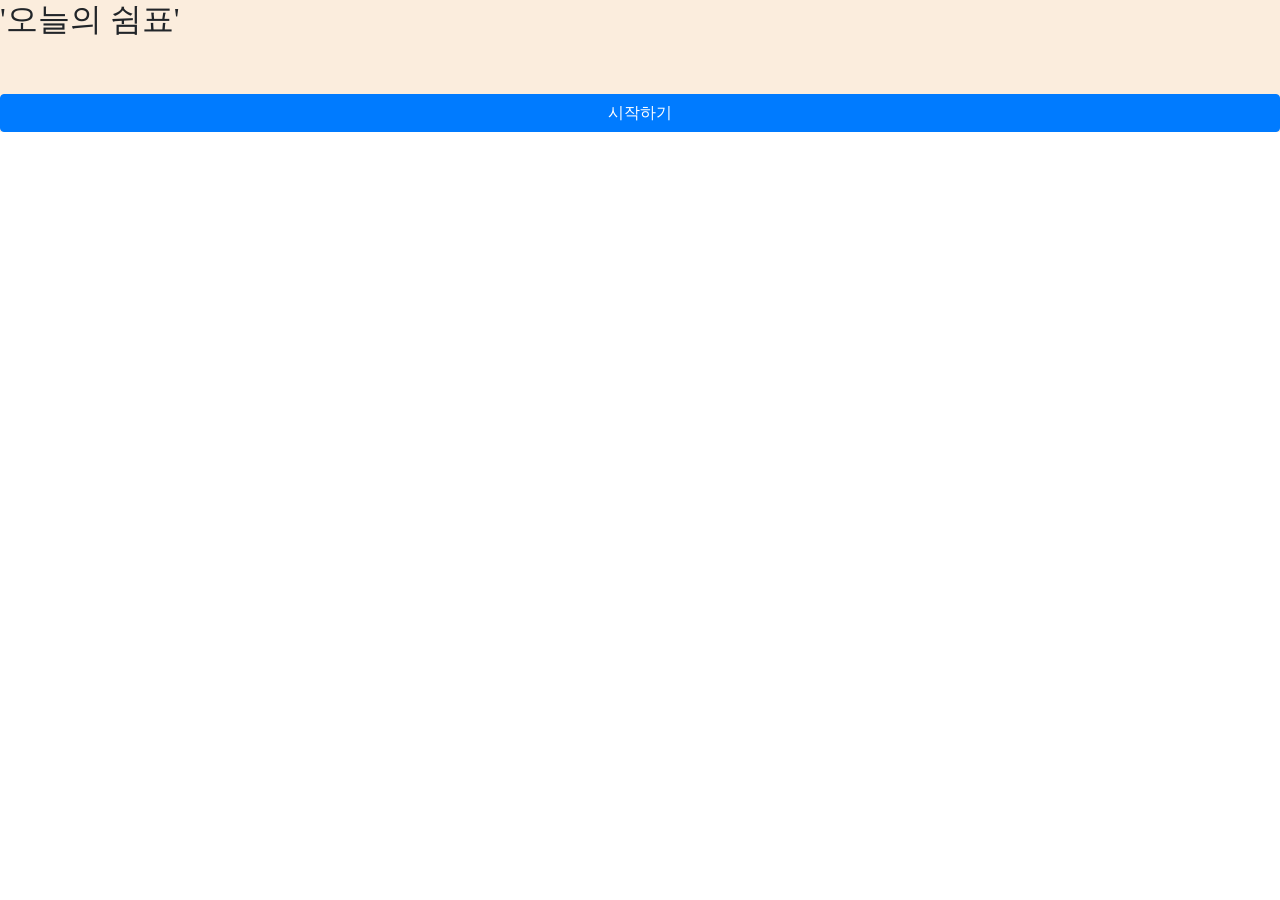
<file: index.html>
<!DOCTYPE html>
<html lang="en">
<head>
    <meta charset="UTF-8">
    <meta http-equiv="X-UA-Compatible" content="IE=edge">
    <meta name="viewport" content="width=device-width, initial-scale=1.0">
    <link rel="stylesheet" href="https://cdn.jsdelivr.net/npm/bootstrap@4.6.1/dist/css/bootstrap.min.css" integrity="sha384-zCbKRCUGaJDkqS1kPbPd7TveP5iyJE0EjAuZQTgFLD2ylzuqKfdKlfG/eSrtxUkn" crossorigin="anonymous">
    <link rel="stylesheet" href="style.css">
    <title>'오늘의 쉼표'</title>
</head>
<body>

    <article class="start">
        <h2>'오늘의 쉼표'</h2>
        <button type="button" class="btn btn-primary mt-5" onclick='start();'>시작하기</button>
    </article>
    <article class="question">
        <div class="progress mt-5">
            <div class="progress-bar" role="progressbar" style="width: calc(100/12*3%)" aria-valuenow="25" aria-valuemin="0" aria-valuemax="100"></div>
          </div>
        <h2 id="title" class="text-center mt-5">문제</h2>

        <div class="mb-3">
            <textarea class="form-control" id="exampleFormControlTextarea1" name="answer" id="answer" rows="3"></textarea>
        </div>
        <button onclick="next()">다음으로</button>

    </article>

    <script type="text/javascript" src="//t1.daumcdn.net/kas/static/ba.min.js" async></script>
    <script src="https://cdn.jsdelivr.net/npm/jquery@3.5.1/dist/jquery.slim.min.js" integrity="sha384-DfXdz2htPH0lsSSs5nCTpuj/zy4C+OGpamoFVy38MVBnE+IbbVYUew+OrCXaRkfj" crossorigin="anonymous"></script>
    <script src="https://cdn.jsdelivr.net/npm/bootstrap@4.6.1/dist/js/bootstrap.bundle.min.js" integrity="sha384-fQybjgWLrvvRgtW6bFlB7jaZrFsaBXjsOMm/tB9LTS58ONXgqbR9W8oWht/amnpF" crossorigin="anonymous"></script>
    <script>
        var num = 1;
        var q = {
            1: {"title": "오늘 기분은 어떤가요?"}, 
            2: {"title": "오늘 가장 기뻤던 일은 무엇인가요?"}, 
            3: {"title": "오늘 가장 보랍찼던 일은 무엇인가요?"}, 
            4: {"title": "오늘 후회되는 일이 있나요?"}, 
            5: {"title": "내일은 무엇을 하고 싶나요?"}
        }
    
        function start() {
            $(".start").hide();
            $(".question").show();
            $("#answer").show();
            next();
        }

        function next() {
            if (num == 6) {
                $(".question").hide();
                // $("#answer").hide();
                $(".result").show();

                // 답변 모아서 보여주기
                
            } else {
                $(".progress-bar").attr('style', 'width: calc(100/5*'+num+'%)');
                $("#title").html(q[num]["title"]);
                var inputValue = $("#answer").val();
                // var inputValue = document.getElmentById('#answer');
                console.log(inputValue)
                $("#answer").val('');
            num++;
            }
        }

    </script>
</body>
</html>
</file>
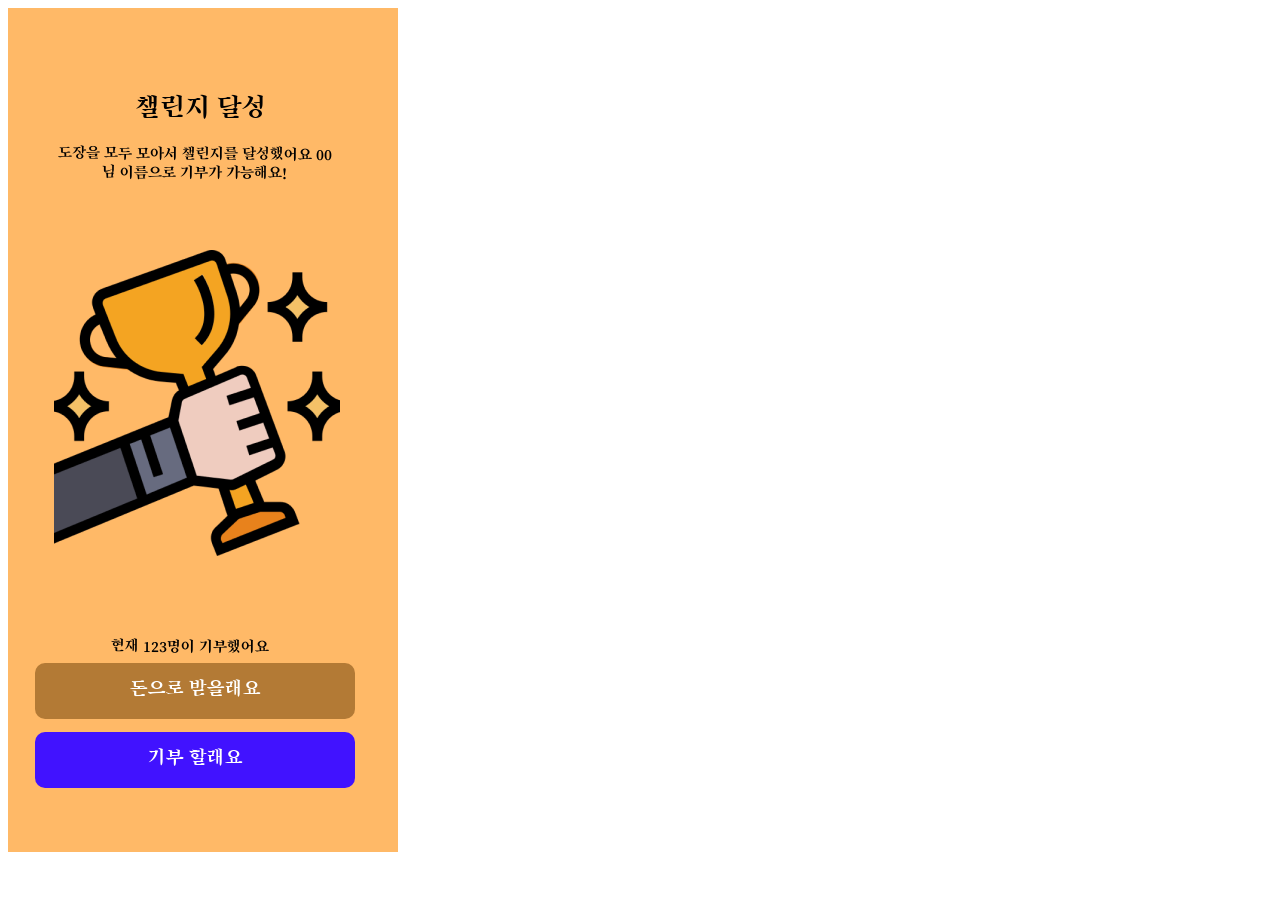
<file: Challenge.html>
<!DOCTYPE html>
<html lang="en">

<head>
    <meta charset="UTF-8">
    <meta http-equiv="X-UA-Compatible" content="IE=edge">
    <meta name="viewport" content="width=device-width, initial-scale=1.0">
    <link href="https://fonts.googleapis.com/css2?family=Song+Myung&display=swap" rel="stylesheet">
    <title>Challenge</title>
    <style>
        .display {
            box-sizing: border-box;
            width: 390px;
            height: 844px;
            background-color: #FFB967;
        }

        .money {
            position: absolute;
            width: 320px;
            height: 56px;
            left: 35px;
            top: 663px;
            background: rgba(101, 55, 0, 0.49);
            border-radius: 10px;
            text-align: center;
            line-height: 56px;

        }

        .donate {
            box-sizing: border-box;
            position: absolute;
            width: 320px;
            height: 56px;
            left: 35px;
            top: 732px;
            background: #4112FF;
            border-radius: 10px;
            text-align: center;
            line-height: 56px;
        }
        * {
            font-family: 'Song Myung', serif;
        }

    </style>
</head>

<body>
    <div class="display"></div>

    <h1 style="position: absolute;
    width: 150px;
    height: 38px;
    left: 126px;
    top: 69px;
    font-style: normal;
    font-weight: 400;
    font-size: 28px;
    line-height: 38px;
    /* identical to box height, or 136% */
    text-align: center;
    color: #000000;">챌린지 달성</h1>

    <h1 style="position: absolute;
    width: 287.61px;
    height: 22.59px;
    left: 51.15px;
    top: 133px;
    font-style: normal;
    font-weight: 400;
    font-size: 16px;
    line-height: 19px;
    text-align: center;
    color: #000000;
    transform: rotate(0.37deg);">도장을 모두 모아서 챌린지를 달성했어요 00님 이름으로 기부가 가능해요!</h1>

    <img style="position: absolute;
    width: 286px;
    height: 306px;
    left: 54px;
    top: 250px;" src="img/challenge.png" />

    <h1 style="position: absolute;
    width: 200px;
    height: 22.59px;
    left: 111.15px;
    top: 626px;
    font-style: normal;
    font-weight: 400;
    font-size: 16px;
    line-height: 19px;
    color: #000000;
    transform: rotate(0.37deg);">현재 123명이 기부했어요</h1>

    <div class="money">
        <h1 style="
        font-style: normal;
        font-weight: 400;
        font-size: 20px;
        line-height: 24px;
        color: #FFFFFF;"
        onclick="location.href='MyPage.html'">돈으로 받을래요</h1>
    </div>

    <div class="donate">
        <h1 style="
        font-style: normal;
        font-weight: 400;
        font-size: 20px;
        line-height: 24px;
        color: #FFFFFF;">기부 할래요</h1>
    </div>
</body>

</html>
</file>
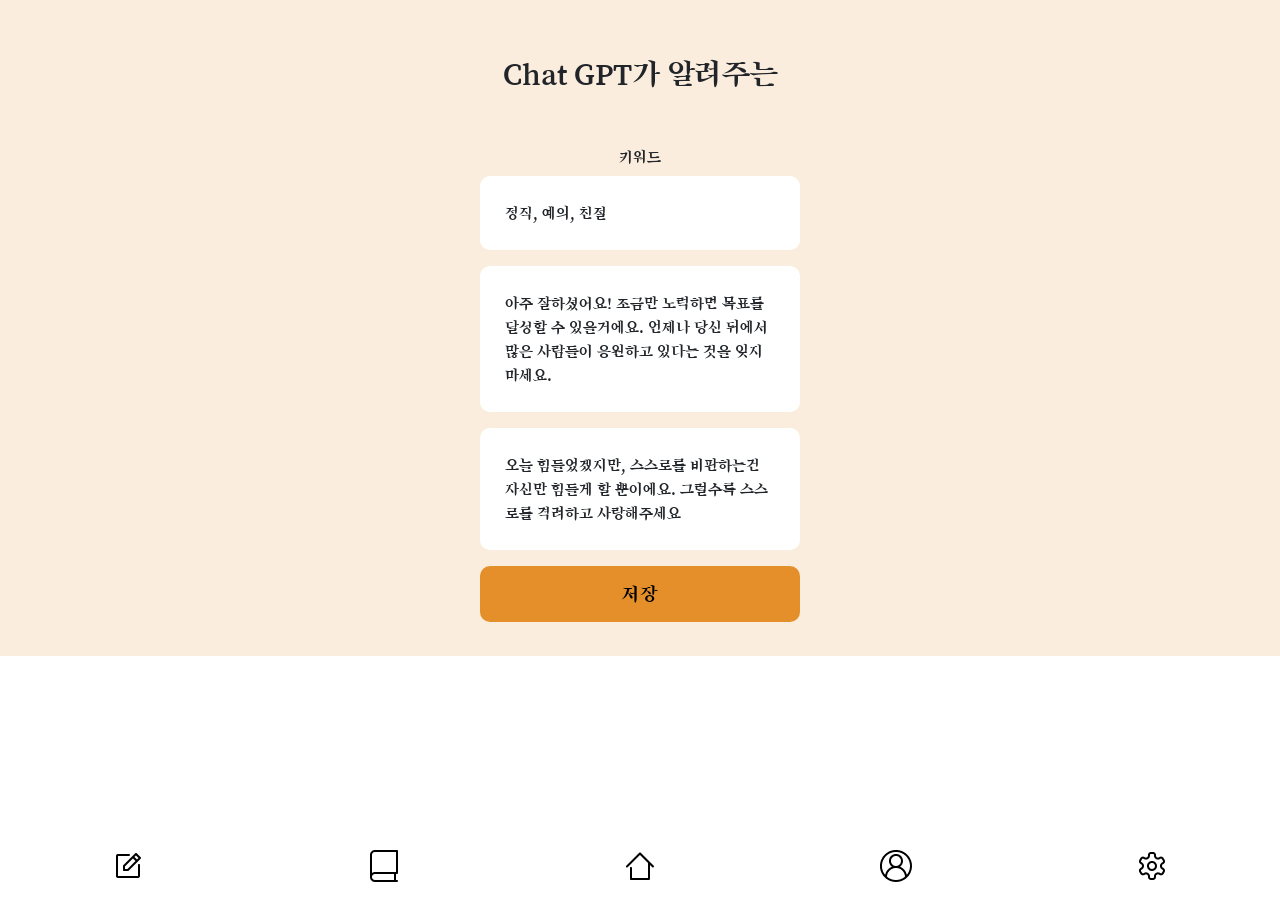
<file: chatgpt.html>
<!DOCTYPE html>
<html lang="en">
<head>
    <meta charset="UTF-8">
    <meta http-equiv="X-UA-Compatible" content="IE=edge">
    <meta name="viewport" content="width=device-width, initial-scale=1.0">
    <link rel="stylesheet" href="https://cdn.jsdelivr.net/npm/bootstrap@4.6.1/dist/css/bootstrap.min.css" integrity="sha384-zCbKRCUGaJDkqS1kPbPd7TveP5iyJE0EjAuZQTgFLD2ylzuqKfdKlfG/eSrtxUkn" crossorigin="anonymous">
    <link rel="stylesheet" href="style.css">
    <link href="https://fonts.googleapis.com/css2?family=Song+Myung&display=swap" rel="stylesheet">
    <title>'Chat GPT'</title>
</head>
<body>
    <article class = "title">
        <h2 class="chat_title">Chat GPT가 알려주는</h2>
        <h3 class="keyword">키워드</h3>
        <p class="white_box">
            정직, 예의, 친절
        </p>
        <p class="white_box">
            아주 잘하셨어요! 조금만 노력하면 목표를 달성할 수 있을거에요. 언제나
            당신 뒤에서 많은 사람들이 응원하고 있다는 것을 잊지마세요.
        </p>
        <p class="white_box">
            오늘 힘들었겠지만, 스스로를 비판하는건 자신만 힘들게 할 뿐이에요. 그럴수록 스스로를 격려하고 사랑해주세요
        </p>
        <button class="save_btn" onclick="location.href='gotest.html'">저장</button>
    </article>
    <div class="bottom_menu">
        <div>
            <img src="img/menu_write.png" onclick="location.href='save_result.html'">
        </div>
        <div>
            <img src="img/menu_book.png" onclick="location.href='today_recommend.html'">
        </div>
        <div>
            <img src="img/menu_home.png"onclick="location.href='chatgpt.html'">
        </div>
        <div>
            <img src="img/menu_mypage.png" onclick="location.href='MyPage.html'">
        </div>
        <div>
            <img src="img/menu_setting.png">
        </div>
    </div>
</body>
</html>
</file>
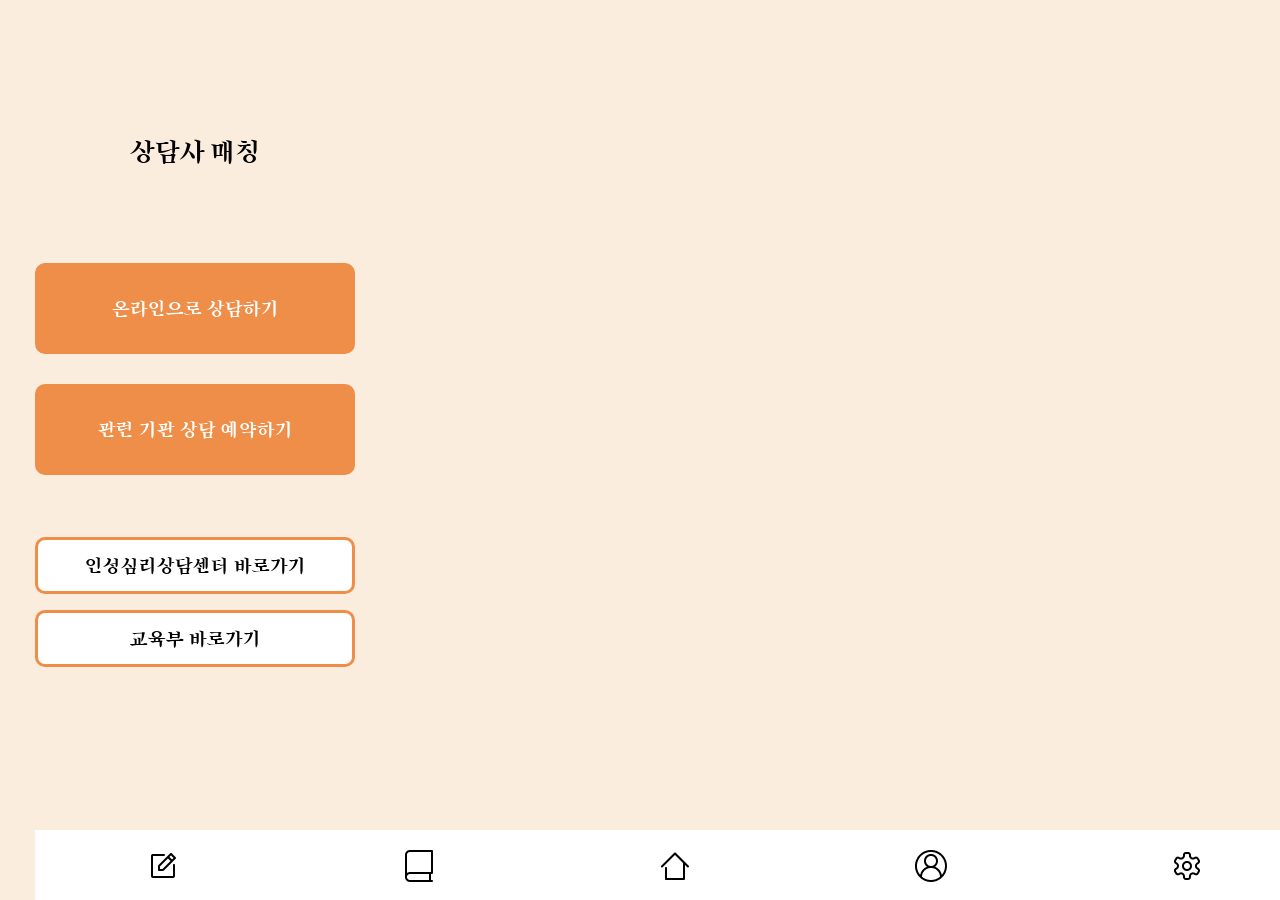
<file: consult.html>
<!DOCTYPE html>
<html lang="ko">

<head>
    <meta charset="utf-8">
    <meta name="viewport" content="width=device-width, initial-scale=1">
    <link rel="stylesheet" href="style_consult.css">
    <link href="https://fonts.googleapis.com/css2?family=Song+Myung&display=swap" rel="stylesheet">

</head>

<body>
    <h1>상담사 매칭</h1>
    <div class="boxone" style="cursor:pointer;" onclick="location.href='http://www.cyber1388.kr/new_/confirm_chat.asp?id=board_chat';">온라인으로 상담하기</div>
    <div class="boxtwo" style="cursor:pointer;" onclick="location.href='https://www.mommos.co.kr/qna/?mod=editor&pageid=1';">관련 기관 상담 예약하기</div>
    <div class="boxthree" style="cursor:pointer;" onclick="location.href='https://insungtherapy.modoo.at/';">인성심리상담센터 바로가기</div>
    <div class="boxfour" style="cursor:pointer;" onclick="location.href='https://www.moe.go.kr/main.do?s=moe';">교육부 바로가기</div>
    
    <div class="bottom_menu">
        <div>
            <img src="img/menu_write.png" onclick="location.href='save_result.html'">
        </div>
        <div>
            <img src="img/menu_book.png" onclick="location.href='today_recommend.html'">
        </div>
        <div>
            <img src="img/menu_home.png"onclick="location.href='chatgpt.html'">
        </div>
        <div>
            <img src="img/menu_mypage.png" onclick="location.href='MyPage.html'">
        </div>
        <div>
            <img src="img/menu_setting.png">
        </div>
    </div>
</body>

</html>
</file>
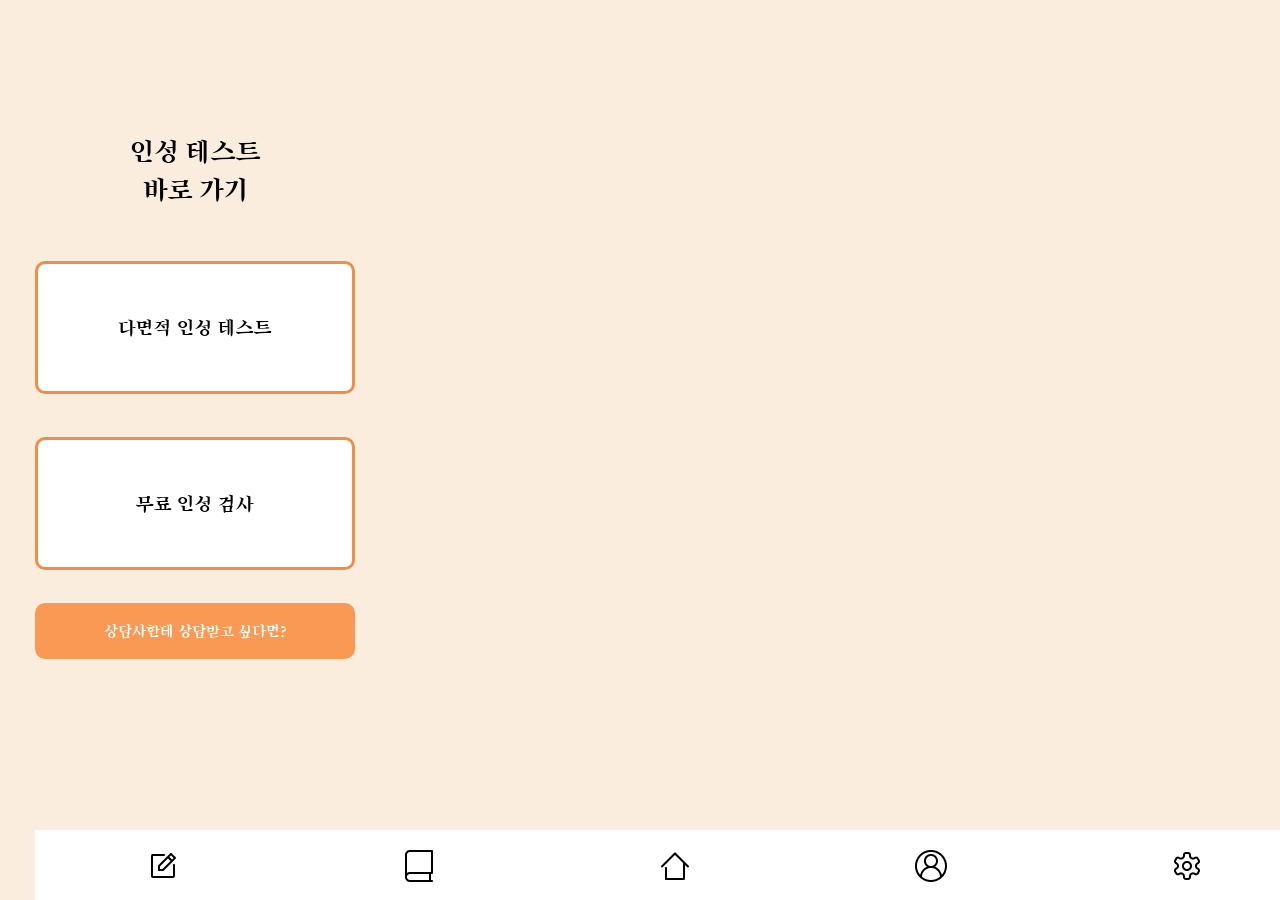
<file: gotest.html>
<!DOCTYPE html>
<html lang="ko">

<head>
    <meta charset="utf-8">
    <meta name="viewport" content="width=device-width, initial-scale=1">
    <link rel="stylesheet" href="style_gotest.css">
    <link href="https://fonts.googleapis.com/css2?family=Song+Myung&display=swap" rel="stylesheet">

</head>

<body>
    <h1> 인성 테스트 바로 가기</h1>
    <div class="boxone" style="cursor:pointer;" onclick="location.href='https://www.idrlabs.com/kr/multiphasic-personality/test.php';">다면적 인성 테스트</div>
    <div class="boxtwo" style="cursor:pointer;" onclick="location.href='http://www.idk.co.kr/freetest/ft_info.asp';">무료 인성 검사</div>
    <button type="button" id="toconsult" onclick="location.href='consult.html'">상담사한테 상담받고 싶다면?</button>
    <div class="bottom_menu">
        <div>
            <img src="img/menu_write.png" onclick="location.href='save_result.html'">
        </div>
        <div>
            <img src="img/menu_book.png" onclick="location.href='today_recommend.html'">
        </div>
        <div>
            <img src="img/menu_home.png"onclick="location.href='chatgpt.html'">
        </div>
        <div>
            <img src="img/menu_mypage.png" onclick="location.href='MyPage.html'">
        </div>
        <div>
            <img src="img/menu_setting.png">
        </div>
    </div>
</body>

</html>
</file>
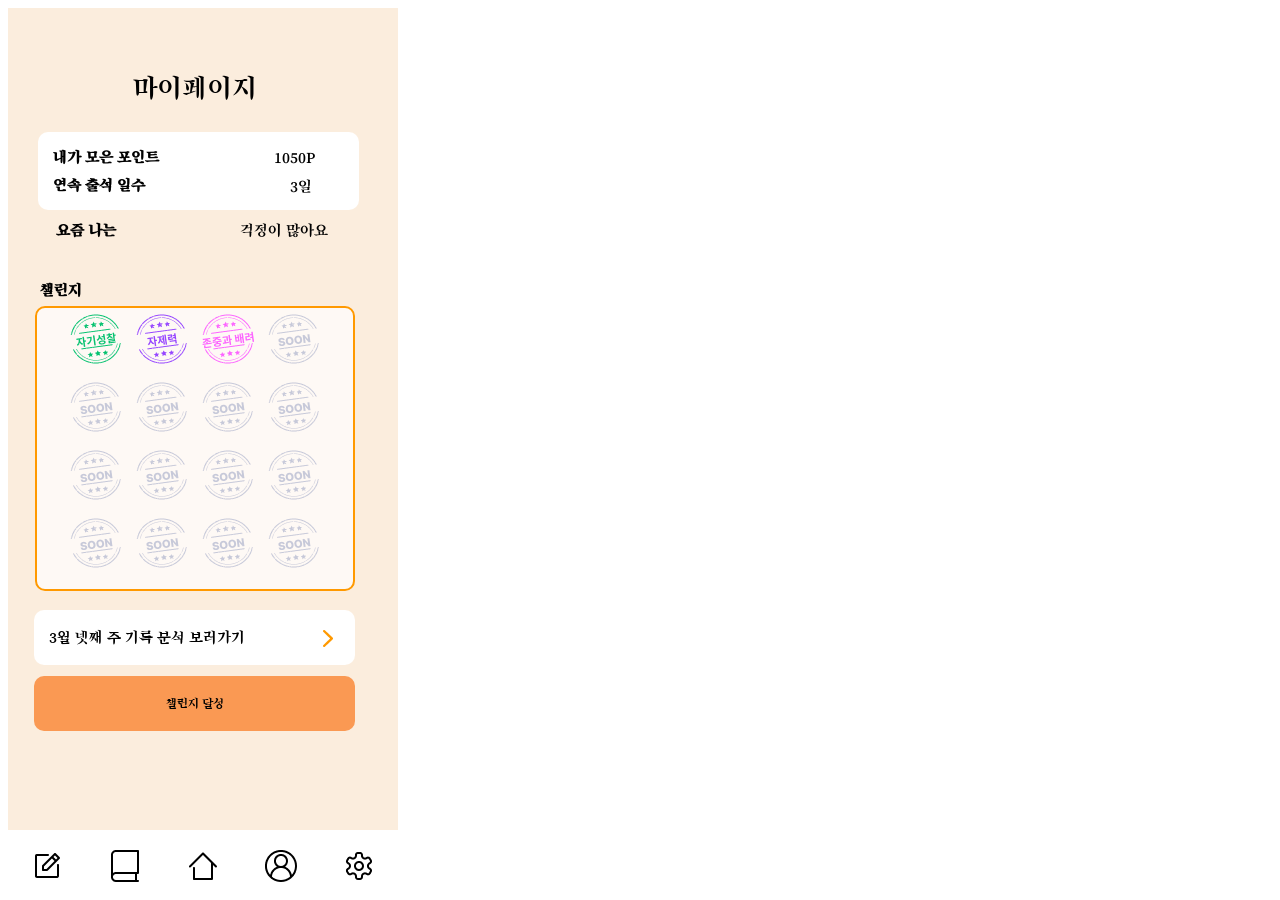
<file: MyPage.html>
<!DOCTYPE html>
<html>

<head>
    <meta charset="UTF-8">
    <link href="https://fonts.googleapis.com/css2?family=Song+Myung&display=swap" rel="stylesheet">
    <title>MyPage</title>
    <style>
        .display {
            box-sizing: border-box;
            width: 390px;
            height: 844px;
            background-color: #FBEDDD;
        }

        .info {
            position: absolute;
            width: 321px;
            height: 78px;
            left: 38px;
            top: 132px;
            background: #FFFFFF;
            border-radius: 10px;
        }

        .challenge {
            box-sizing: border-box;
            position: absolute;
            width: 320px;
            height: 285px;
            left: 35px;
            top: 306px;
            background: rgba(255, 255, 255, 0.7);
            border: 2px solid #FF9900;
            border-radius: 10px;
        }

        .today {
            float: left;
            position: absolute;
            width: 321px;
            height: 55px;
            left: 34px;
            top: 610px;
            background: #FFFFFF;
            border-radius: 10px;
        }

        .bottom_menu {
            position: fixed;
            width: 390px;
            height: 70px;
            /* margin: 0 auto; */
            bottom: 0px;
            background-color: white
        }

        .bottom_menu>div {
            float:left;
            width: 20%;
            height: 100%;
            text-align: center;
            margin: 0 auto;
            padding-top: 20px;
        }

        .bottom_menu>div>img {
            float: center;
        }

        * {
            font-family: 'Song Myung', serif;
        }
    </style>
</head>

<body>
    <div class="display">
    <h1
        style="position: absolute; width: 146px; height: 40px; left: 122px; top: 50px; font-weight: 400; font-size: 28px; line-height: 38px; text-align: center; color: #000000;">
        마이페이지</h1>
    <div class="info">
        <h1
            style="float: left; position: relative; left: 15px; top: 5px;  font-style: normal; font-weight: 600; font-size: 16px; line-height: 19px; color: #000000; transform: rotate(0.37deg);">
            내가 모은 포인트</h1>
        <h1
            style="position: relative; left: 130px; top: 5px;  font-style: normal; font-weight: 400; font-size: 16px; line-height: 19px; color: #000000; transform: rotate(0.37deg);">
            1050P</h1>
        <h1
            style="float: left; position: relative; left: 15px; top: -7px;  font-style: normal; font-weight: 600; font-size: 16px; line-height: 19px; color: #000000; transform: rotate(0.37deg);">
            연속 출석 일수</h1>
        <h1
            style="position: relative; left: 160px; top: 5px;  font-style: normal; font-weight: 400; font-size: 16px; line-height: 19px; color: #000000; transform: rotate(0.37deg);;">
            3일</h1>
    </div>
    <h1
        style="float: left; position:absolute; width: 105.5px; height: 12.59px; left: 56.15px; top: 210px;  font-style: normal; font-weight: 600; font-size: 16px; line-height: 19px; color: #000000; transform: rotate(0.37deg);">
        요즘 나는</h1>
    <h1
        style="position: absolute; width: 109.98px; height: 22.59px; left: 240px; top: 210px;  font-style: normal; font-weight: 400; font-size: 16px; line-height: 19px; color: #000000; transform: rotate(0.37deg);">
        걱정이 많아요</h1>
    <h1
        style="position: absolute; width: 63.93px; height: 22.59px; left: 40.15px; top: 270px;  font-style: normal; font-weight: 600; font-size: 16px; line-height: 19px; color: #000000; transform: rotate(0.37deg);">
        챌린지</h1>
    <div class="challenge">
        <table style="border:1px; margin-left:auto; margin-right:auto;">
            <tr>
                <td><img src="img/Stamp_1.png" /></td>
                <td><img src="img/Stamp_2.png" /></td>
                <td><img src="img/Stamp_3.png" /></td>
                <td><img src="img/Stamp_empty.png" /></td>
            <tr>
        </table>
        <table style="border:1px; margin-left:auto; margin-right:auto;">
            <tr>
                <td><img src="img/Stamp_empty.png" /></td>
                <td><img src="img/Stamp_empty.png" /></td>
                <td><img src="img/Stamp_empty.png" /></td>
                <td><img src="img/Stamp_empty.png" /></td>
            <tr>
        </table>
        <table style="border:1px; margin-left:auto; margin-right:auto;">
            <tr>
                <td><img src="img/Stamp_empty.png" /></td>
                <td><img src="img/Stamp_empty.png" /></td>
                <td><img src="img/Stamp_empty.png" /></td>
                <td><img src="img/Stamp_empty.png" /></td>
            <tr>
        </table>
        <table style="border:1px; margin-left:auto; margin-right:auto;">
            <tr>
                <td><img src="img/Stamp_empty.png" /></td>
                <td><img src="img/Stamp_empty.png" /></td>
                <td><img src="img/Stamp_empty.png" /></td>
                <td><img src="img/Stamp_empty.png" /></td>
            <tr>
        </table>
    </div>
    <div class="today">
        <h1
            style="float: left; position: relative; width: 228px; height: 23px; left: 15px; top: 7px;  font-style: normal; font-weight: 500; font-size: 16px; line-height: 19px; color: #000000;">
            3월 넷째 주 기록 분석 보러가기</h1>
        <img style="float: left; position: relative; width: 11px; height: 17px; left: 60px; top: 20px;"
            src="img/Chevron.png" />
    </div>
    <div>
        <button
        style="position: absolute;
        width: 321px;
        height: 55px;
        left: 34px;
        top: 676px;
        
        background: #FA9953;
        border-radius: 10px; border: none;"
        type="button"
        onclick="location.href='Challenge.html'">챌린지 달성</button>
    </div>
    <div class="bottom_menu">
        <div>
            <img src="img/menu_write.png" onclick="location.href='save_result.html'">
        </div>
        <div>
            <img src="img/menu_book.png" onclick="location.href='today_recommend.html'">
        </div>
        <div>
            <img src="img/menu_home.png"onclick="location.href='chatgpt.html'">
        </div>
        <div>
            <img src="img/menu_mypage.png" onclick="location.href='MyPage.html'">
        </div>
        <div>
            <img src="img/menu_setting.png">
        </div>
    </div>
    </div>      
</body>

</html>
</file>
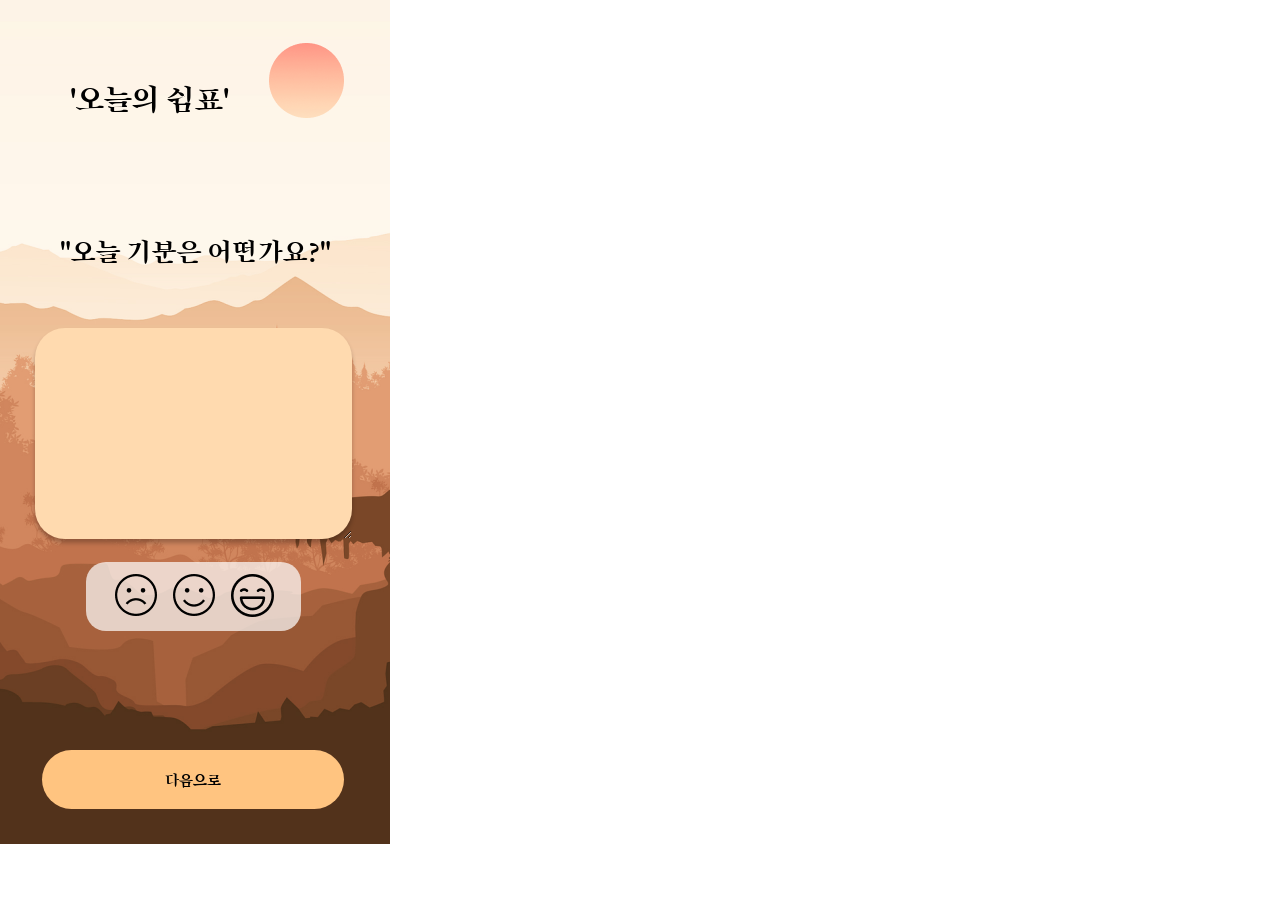
<file: question.html>
<!DOCTYPE html>
<html lang="en">
<head>
    <meta charset="UTF-8">
    <meta http-equiv="X-UA-Compatible" content="IE=edge">
    <meta name="viewport" content="width=device-width, initial-scale=1.0">
    <link rel="stylesheet" href="https://cdn.jsdelivr.net/npm/bootstrap@4.6.1/dist/css/bootstrap.min.css" integrity="sha384-zCbKRCUGaJDkqS1kPbPd7TveP5iyJE0EjAuZQTgFLD2ylzuqKfdKlfG/eSrtxUkn" crossorigin="anonymous">
    <link href="https://fonts.googleapis.com/css2?family=Song+Myung&display=swap" rel="stylesheet">
    <link rel="stylesheet" href="questionstyle.css">
    <title>'오늘의 쉼표'</title>
    <style>
        body {
            background-image: url('./img/background.jpg');
            background-size: 390px 844px;
            background-repeat: no-repeat;
            width: 390px;
        }
    </style>
</head>
<body>

    <article class="q_title">
        <h2>'오늘의 쉼표'</h2>
    </article>
    <div id="sun"></div>
    <article class="question">
        <h2 id="title" class="text-center mt-5">"오늘 기분은 어떤가요?"</h2>

        <div class="mb-3">
            <textarea class="form-control" id="textarea_answer" name="answer" rows="3"></textarea>
        </div>
        <div id="feelingbox">
            <button class="feeling" id="bad" value="bad"></button>
            <button class="feeling" id="good" value="good"></button>
            <button class="feeling" id="happy" value="happy"></button>
            <p id="clicked_feeling"></p>
        </div>
        <button class="next_btn" onclick="next()">다음으로</button>

    </article>

    <script type="text/javascript" src="//t1.daumcdn.net/kas/static/ba.min.js" async></script>
    <script src="https://cdn.jsdelivr.net/npm/jquery@3.5.1/dist/jquery.slim.min.js" integrity="sha384-DfXdz2htPH0lsSSs5nCTpuj/zy4C+OGpamoFVy38MVBnE+IbbVYUew+OrCXaRkfj" crossorigin="anonymous"></script>
    <script src="https://cdn.jsdelivr.net/npm/bootstrap@4.6.1/dist/js/bootstrap.bundle.min.js" integrity="sha384-fQybjgWLrvvRgtW6bFlB7jaZrFsaBXjsOMm/tB9LTS58ONXgqbR9W8oWht/amnpF" crossorigin="anonymous"></script>
    <script>
        var num = 2;
        var q = {
            1: {"title": '"오늘 기분은 어떤가요?"'}, 
            2: {"title": '"오늘 가장 기뻤던 일은<br/>무엇인가요?"'}, 
            3: {"title": '"오늘 가장 보람찼던 일은<br/>무엇인가요?"'}, 
            4: {"title": '"오늘 후회되는 일이<br/>있나요?"'}, 
            5: {"title": '"내일은 무엇을 <br/>하고 싶나요?"'}
        }
        var clicked_value = "";

        $('.feeling').click(function(){
            now_clicked = $(this).val();
            if (clicked_value != "") {
                txt = "#" + clicked_value;
                $(txt).css({"background-color": "rgba(255, 255, 255, 0)"});
            }
            $(this).css("background-color", "#FFC480");
            $('#clicked_feeling').html(now_clicked);
            clicked_value = now_clicked;
        })

        function next() {
            if (num == 6) {
                $(".question").hide();
                $("#textarea_answer").hide();
                $(".result").show();

                // 오늘의 쉼표 분석
                location.href = 'result.html';
                
            } else {
                $("#title").html(q[num]["title"]);
                $("#sun").css({'left' : 'calc(269px+'+num+'px)', 'top' : 'calc(43px + 167/5*'+num+'px)'})
                var inputValue = $("#textarea_answer").val();
                $("#"+clicked_value).css({"background-color": "rgba(255, 255, 255, 0)"});
                $('#clicked_feeling').html("");
                clicked_value = "";

                console.log(inputValue)
                $("#textarea_answer").val('');
            num++;
            }
        }

    </script>
</body>
</html>
</file>
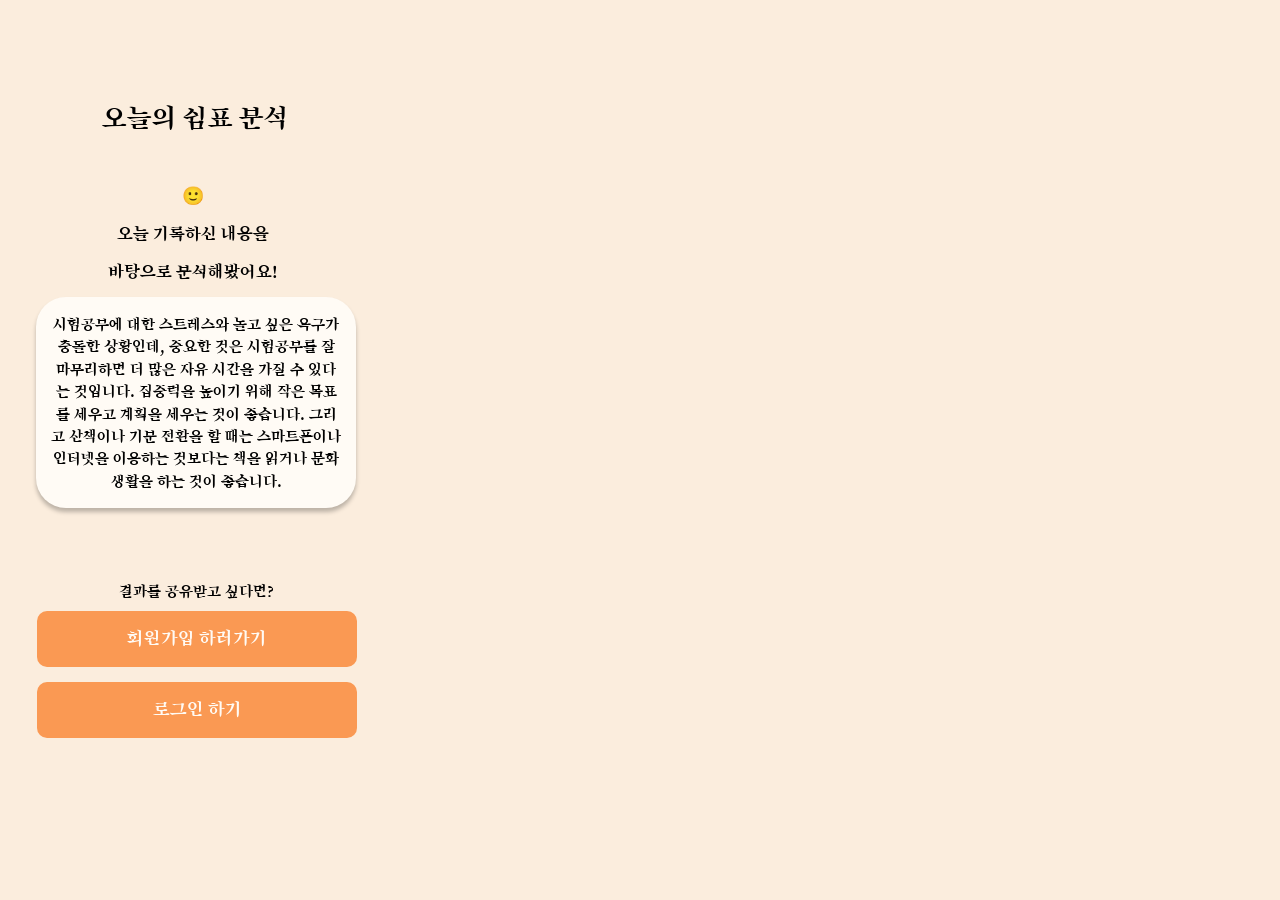
<file: result.html>
<!DOCTYPE html>
<html lang="en">
<head>
    <meta charset="UTF-8">
    <meta http-equiv="X-UA-Compatible" content="IE=edge">
    <meta name="viewport" content="width=device-width, initial-scale=1.0">
    <link href="https://fonts.googleapis.com/css2?family=Song+Myung&display=swap" rel="stylesheet">
    <link rel="stylesheet" href="questionstyle.css">
    <title>'오늘의 쉼표'</title>
    <style>
        body {
            background: #FBEDDD;
        }

        button {
            box-sizing: border-box;
            background: #FA9953;
            border-radius: 10px;
            border: none;
            margin-top: 10px;
            font-size: 19px;
            color: #FFFBF5;
        }
    </style>
</head>
<body>
    <h2 style="position: absolute;
    width: 212px;
    height: 40px;
    left: 89px;
    top: 76px;
    font-style: normal;
    font-weight: 400;
    font-size: 28px;
    line-height: 38px;
    text-align: center;">
    오늘의 쉼표 분석</h2>
    <p 
    style="position: absolute;
    width: 246px;
    height: 110px;
    left: 70px;
    top: 159px;
    text-align: center;
    font-size: 18px;
    line-height: 38px;">🙂
        <br/>오늘 기록하신 내용을 
        <br/>바탕으로 분석해봤어요!</p>

        <div style="position: absolute;
        width: 290px;
        height: 211px;
        left: 36px;
        top: 297px;
        padding: 0 15px;
        
        background: #FFFBF5;
        box-shadow: 0px 4px 4px rgba(0, 0, 0, 0.25);
        border-radius: 30px;">
        <p style="text-align: center; line-height: 140%;">
            시험공부에 대한 스트레스와 놀고 싶은 욕구가 충돌한 상황인데, 중요한 것은 시험공부를 잘 마무리하면 더 많은 자유 시간을 가질 수 있다는 것입니다. 집중력을 높이기 위해 작은 목표를 세우고 계획을 세우는 것이 좋습니다. 그리고 산책이나 기분 전환을 할 때는 스마트폰이나 인터넷을 이용하는 것보다는 책을 읽거나 문화생활을 하는 것이 좋습니다.
        </p>
        </div>

        <p style="position: absolute;
        width: 179.25px;
        height: 22.59px;
        left: 107.07px;
        top: 564.58px;
        text-align: center;">
        결과를 공유받고 싶다면?</p>

        <button 
            type="button"
            style="position: absolute;
                width: 320px;
                height: 56px;
                left: 37px;
                top: 601px;"
            onclick="location.href='signup.html'"
        >회원가입 하러가기</button>
        <button
            type="button" 
            style="position: absolute;
                width: 320px;
                height: 56px;
                left: 37px;
                top: 672px;"
            onclick="location.href='signin.html'">
            로그인 하기
        </button>
    
</body>
</html>
</file>
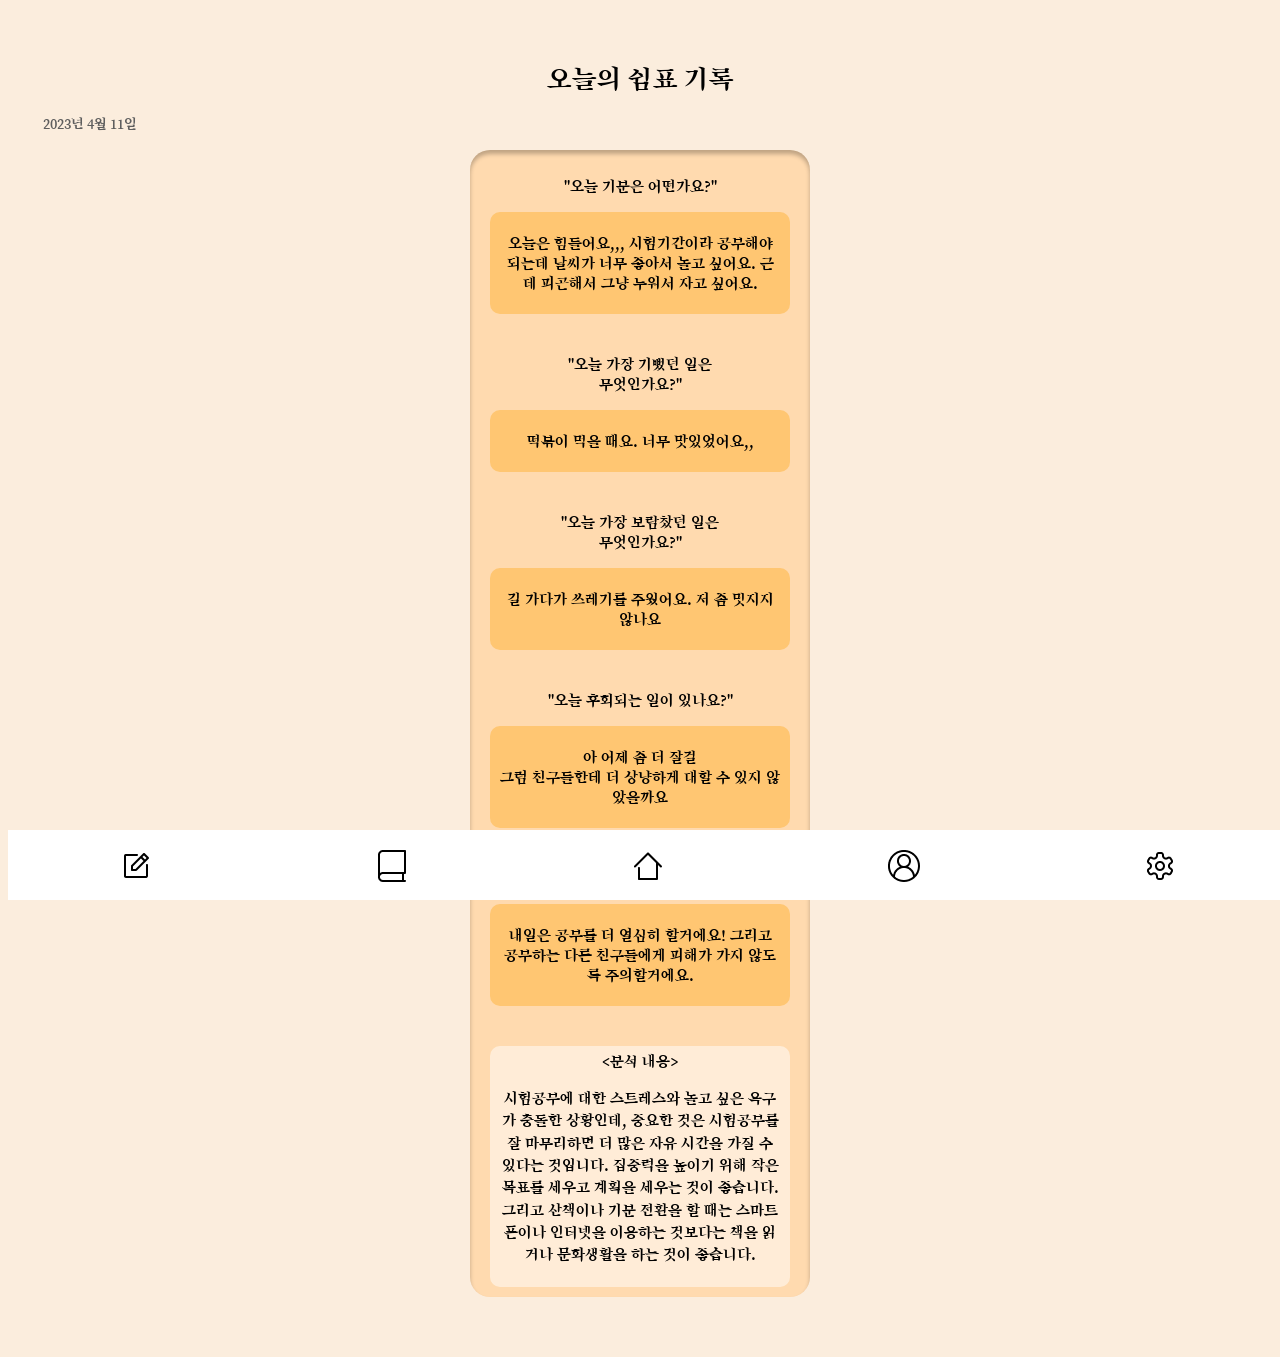
<file: save_result.html>
<!DOCTYPE html>
<html lang="en">
<head>
    <meta charset="UTF-8">
    <meta http-equiv="X-UA-Compatible" content="IE=edge">
    <meta name="viewport" content="width=device-width, initial-scale=1.0">
    <link href="https://fonts.googleapis.com/css2?family=Song+Myung&display=swap" rel="stylesheet">
    <link rel="stylesheet" href="questionstyle.css">
    <title>'오늘의 쉼표'</title>
    <style>
        body {
            /* width: 100%; */
            background: #FBEDDD;
        }
        .box {
            width: 300px;
            height: fit-content;
            /* left: 39px; */
            /* top: 173px; */
            
            background: #FFDAAF;
            box-shadow: inset 0px 4px 4px rgba(0, 0, 0, 0.25);
            border-radius: 20px;
            padding: 10px 20px;
            text-align: center;
        }
        .result_box {
            position: relative;
            width: 280px;
            height: fit-content;
            padding: 5px 10px;
            background: rgba(255, 255, 255, 0.5);
            border-radius: 10px;
            vertical-align: middle;
            text-align: center;
        }

        .answer_box {
            position: relative;
            width: 280px;
            padding: 5px 10px;
            margin-bottom: 40px;

            height: fit-content;
            vertical-align: middle;

            background: #FFC672;
            border-radius: 10px;
        }
        #footer {
            bottom: 60px;
            margin: 3em;
        }
    </style>
</head>
<body>
    <div class="display">
    <h2 style="
    width: 212px;
    height: 40px;
    left: 89px;
    top: 60px;
    font-style: normal;
    font-weight: 400;
    font-size: 28px;
    line-height: 38px;
    margin: 0 auto;
    text-align: center;">
    오늘의 쉼표 기록</h2>
    <p style="
    width: 126.4px;
    height: 19.75px;
    left: 45px;
    top: 130px;
    font-size: 15px;
    line-height: 18px;
    color: #5E5E5E;">2023년 4월 11일</p>
    <div class="container">
    <div class="box">
        <div>
            <p>"오늘 기분은 어떤가요?"</p>
            <div class="answer_box">
            <p>오늘은 힘들어요,,, 시험기간이라 공부해야 되는데 날씨가 너무 좋아서 놀고 싶어요. 근데 피곤해서 그냥 누워서 자고 싶어요.</p>
        </div>
        </div>
        <div>
            <p>"오늘 가장 기뻤던 일은<br/>무엇인가요?"</p>
            <div class="answer_box">
            <p>떡볶이 먹을 때요. 너무 맛있었어요,,</p>
            </div>
        </div>
        <div>
            <p>"오늘 가장 보람찼던 일은<br/>무엇인가요?"</p>
            <div class="answer_box">
            <p>길 가다가 쓰레기를 주웠어요. 저 좀 멋지지 않나요</p>
        </div>
        </div>
        <div>
            <p>"오늘 후회되는 일이 있나요?"</p>
            <div class="answer_box">
            <p>아 어제 좀 더 잘걸<br/>그럼 친구들한테 더 상냥하게 대할 수 있지 않았을까요</p>
        </div>
        </div>
        <div>
            <p>"내일은 무엇을 하고 싶나요?"</p>
            <div class="answer_box">
            <p>내일은 공부를 더 열심히 할거에요! 그리고 공부하는 다른 친구들에게 피해가 가지 않도록 주의할거에요.</p>
        </div>
        </div>
        <div class="result_box">
            <분석 내용>
            <p style="text-align: center; line-height: 140%;">
                시험공부에 대한 스트레스와 놀고 싶은 욕구가 충돌한 상황인데, 중요한 것은 시험공부를 잘 마무리하면 더 많은 자유 시간을 가질 수 있다는 것입니다. 집중력을 높이기 위해 작은 목표를 세우고 계획을 세우는 것이 좋습니다. 그리고 산책이나 기분 전환을 할 때는 스마트폰이나 인터넷을 이용하는 것보다는 책을 읽거나 문화생활을 하는 것이 좋습니다.
            </p>
        </div>
    </div>
    </div>
    </div>
    <div class="bottom_menu">
        <div>
            <img style="float: center" src="img/menu_write.png" onclick="location.href='save_result.html'">
        </div>
        <div>
            <img style="float: center" src="img/menu_book.png" onclick="location.href='today_recommend.html'">
        </div>
        <div>
            <img style="float: center" src="img/menu_home.png"onclick="location.href='chatgpt.html'">
        </div>
        <div>
            <img style="float: center" src="img/menu_mypage.png" onclick="location.href='MyPage.html'">
        </div>
        <div>
            <img style="float: center" src="img/menu_setting.png">
        </div>
    </div>
</body>
</html>
</file>
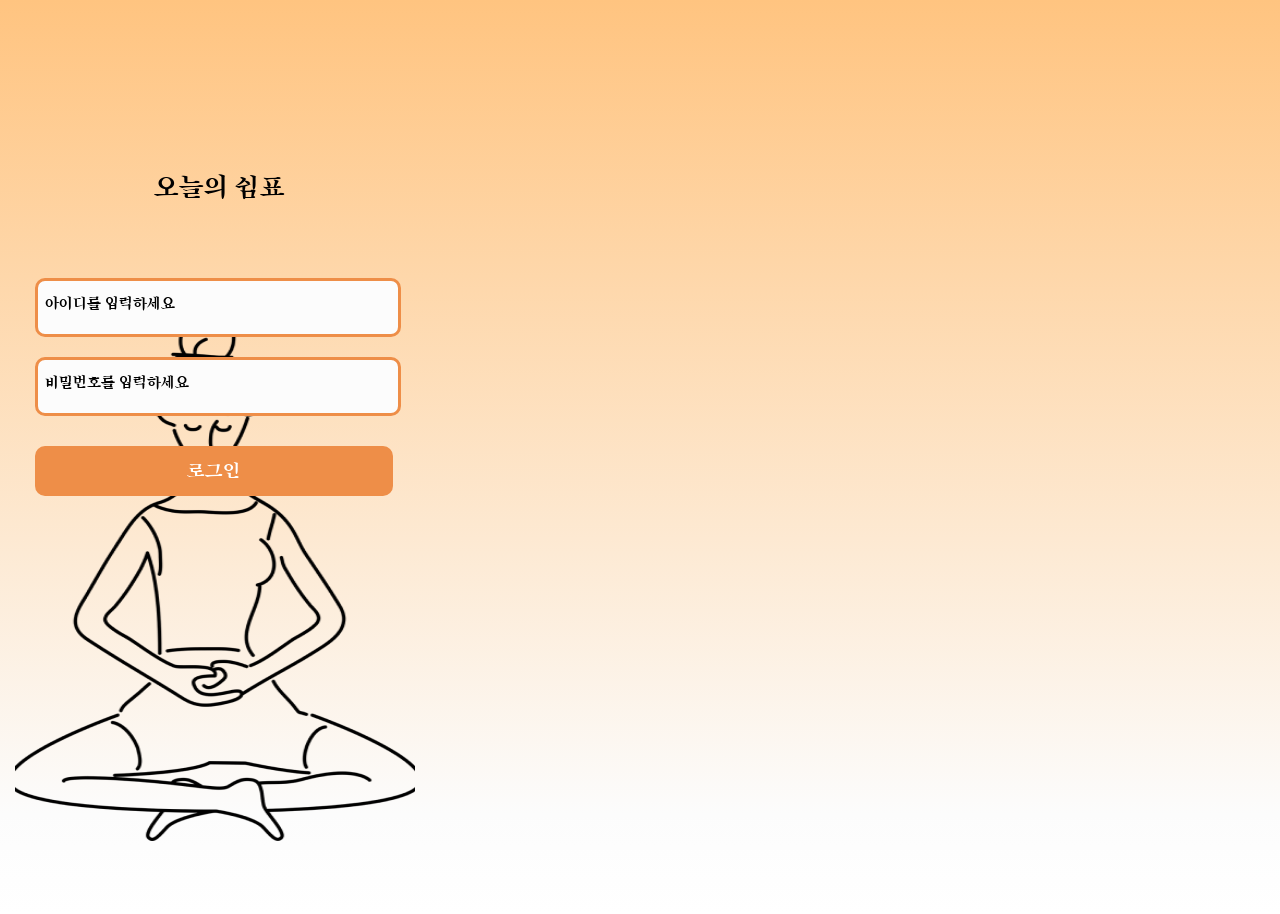
<file: signin.html>
<!DOCTYPE html>
<html lang="ko">

<head>
    <meta charset="utf-8">
    <meta name="viewport" content="width=device-width, initial-scale=1">
    <link href="https://fonts.googleapis.com/css2?family=Song+Myung&display=swap" rel="stylesheet">
    <link rel="stylesheet" href="style_signin.css">

</head>

<body>
    <h1>오늘의 쉼표</h1>
    <img src="img/meditate.png">
    <section class="login-form">
        <form action="">
            <div class="int-area" style="padding: 0px 0px 20px 0px;">
                <input type="text" name="id" id="id"
                autocomplete="off" required>
                <label for="id">아이디를 입력하세요</label>
            </div>
            <div class="int-area">
                <input type="password" name="pw" id="pw"
                autocomplete="off" required>
                <label for="pw">비밀번호를 입력하세요</label>
            </div>
            <div class="btn-area">
                <button type="submit" onclick="location.href='save_result.html'">로그인</button>
            </div>
        </form>
    </section>

</body>

</html>
</file>
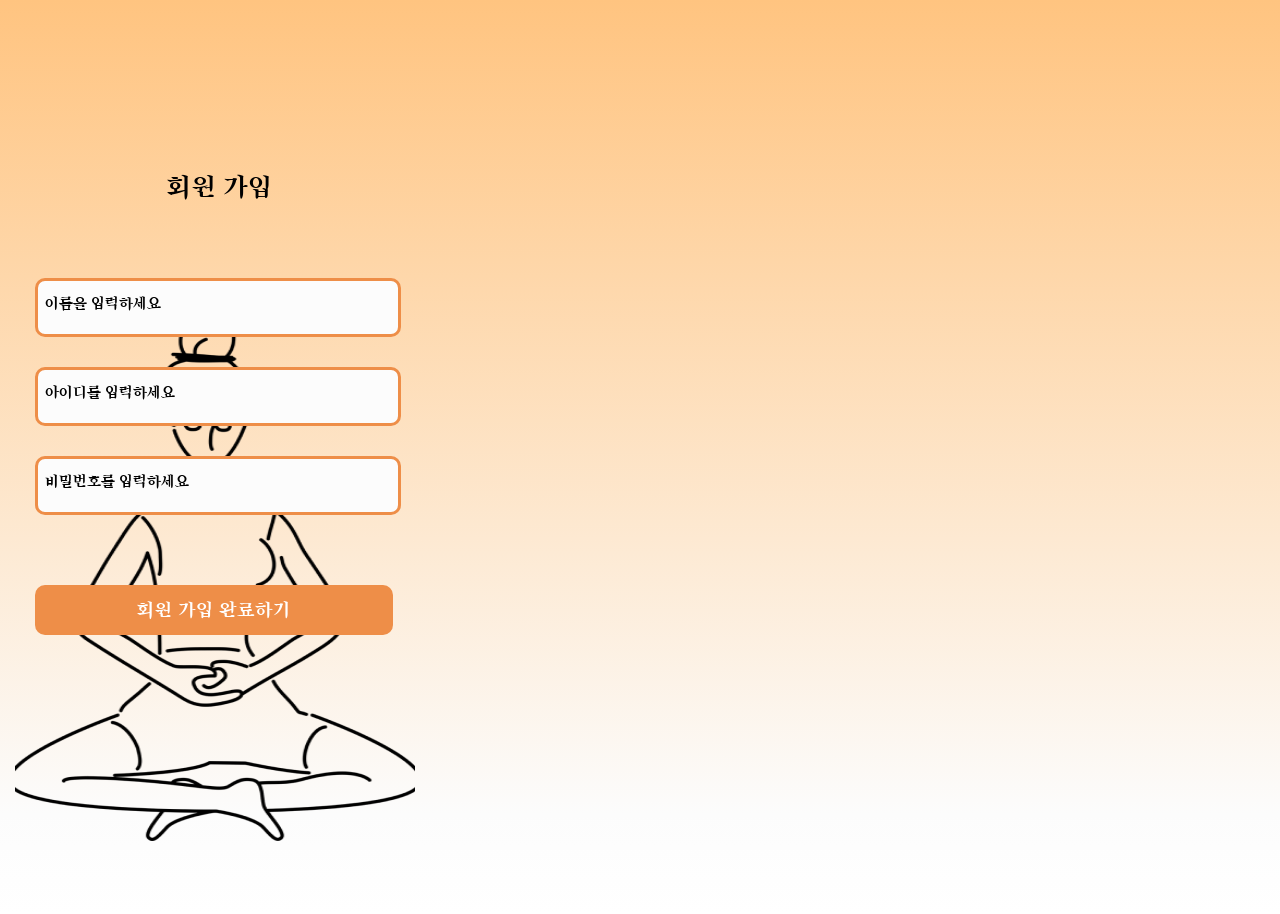
<file: signup.html>
<!DOCTYPE html>
<html lang="ko">

<head>
    <meta charset="utf-8">
    <meta name="viewport" content="width=device-width, initial-scale=1">
    <link href="https://fonts.googleapis.com/css2?family=Song+Myung&display=swap" rel="stylesheet">
    <link rel="stylesheet" href="style_signup.css">

</head>

<body>
    <h1>회원 가입</h1>
    <img src="img/meditate.png">
    <section class="login-form">
        <form action="">
            <div class="int-area" style="padding: 0px 0px 30px 0px;">
                <input type="text" name="name" id="name"
                autocomplete="off" required>
                <label for="name">이름을 입력하세요</label>
            </div>
            <div class="int-area" style="padding: 0px 0px 30px 0px;">
                <input type="text" name="id" id="id"
                autocomplete="off" required>
                <label for="id">아이디를 입력하세요</label>
            </div>
            <div class="int-area" style="padding: 0px 0px 30px 0px;">
                <input type="password" name="pw" id="pw"
                autocomplete="off" required>
                <label for="pw">비밀번호를 입력하세요</label>
            </div>
            <div class="btn-area" style="padding: 10px 0px 0px 0px;">
                <button type="submit">회원 가입 완료하기</button>
            </div>
        </form>
    </section>

</body>

</html>
</file>
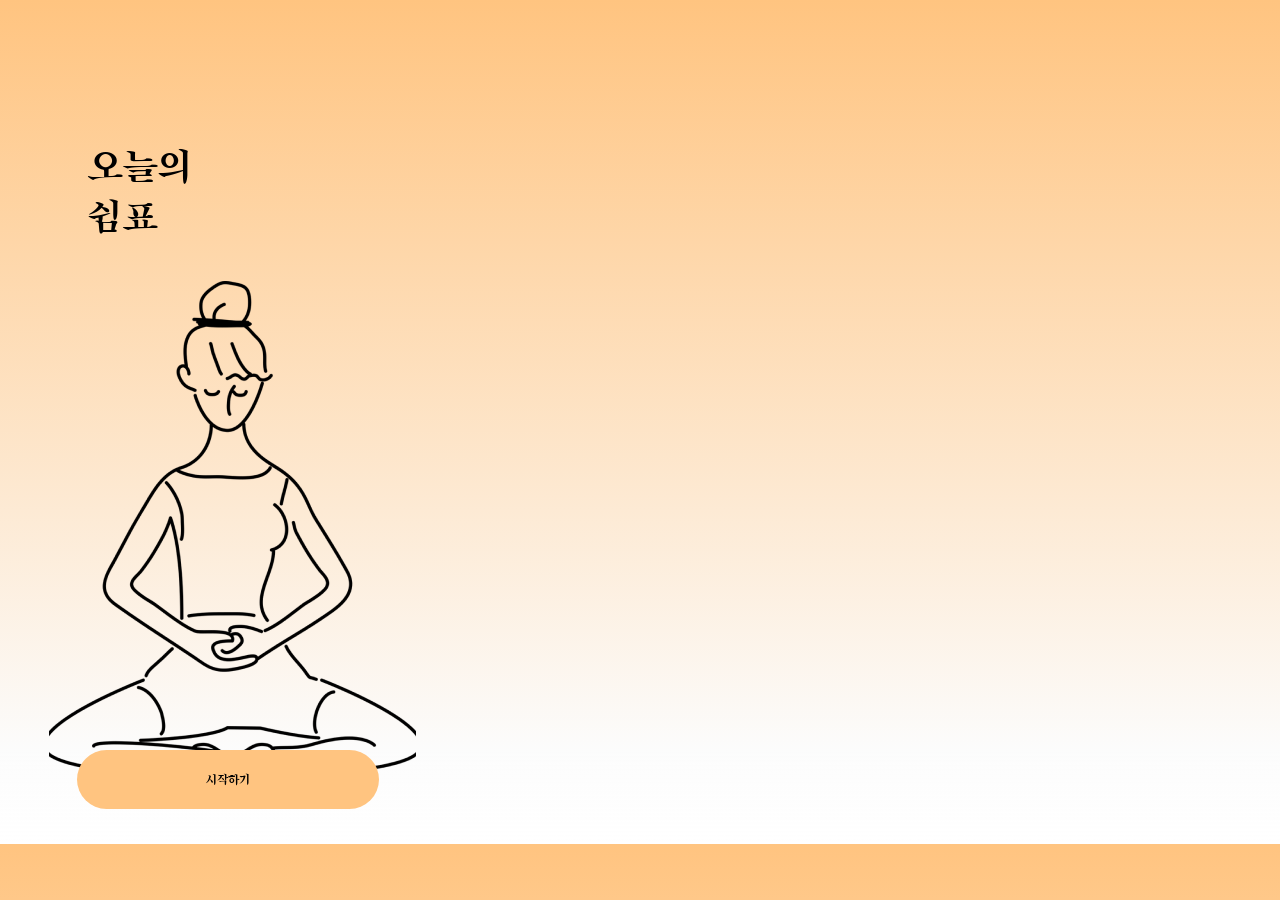
<file: splash.html>
<!DOCTYPE html>
<html lang="en">
<head>
    <meta charset="UTF-8">
    <meta http-equiv="X-UA-Compatible" content="IE=edge">
    <meta name="viewport" content="width=device-width, initial-scale=1.0">
    <link rel="preconnect" href="https://fonts.googleapis.com">
    <link rel="preconnect" href="https://fonts.gstatic.com" crossorigin>
    <link href="https://fonts.googleapis.com/css2?family=Song+Myung&display=swap" rel="stylesheet">
    <link rel="stylesheet" href="questionstyle.css">
    <title>'오늘의 쉼표'</title>
    <style>
        body {
            position: relative;
            height: 844px;
            background-repeat: no-repeat;
            margin: 0 35px;
            background: linear-gradient(180deg, #FFC480 0%, #FCFCFC 89.06%, rgba(233, 254, 236, 0) 99.96%, rgba(255, 255, 255, 0.0885417) 99.97%);
        }                                               

    </style>
</head>
<body>
    <h2 class="splash_title">오늘의<br/>쉼표</h2>
    <img id="meditate" src="./img/meditate.png"/>
    <button type=button class="start_btn" onclick="location.href='question.html'">시작하기</button>
</body>
</html>
</file>
<file: style.css>
article {
    display: flex;
    flex-direction: column;
    background-color: #FBEDDD;
}

.question {
    display: none;
}

#answer {
    display: none;
    width:300px;
    height: 200px;
    vertical-align: middle;
}

.input-div {
    vertical-align: middle;
}

.result {
    display: none;
}

.chat_title {
    margin-left: auto;
    margin-right: auto;
    margin-top: 55px;
    margin-bottom: 55px;
}

.white_box {
    width: 320px;
    background-color: white;
    margin-left: auto;
    margin-right: auto;
    border-radius: 10px;
    padding: 25px;
    font-size: 16px;
}

.keyword {
    margin-left: auto;
    margin-right: auto;
    font-size: 16px;
}

.save_btn {
    background-color: #E48F2A;
    margin-left: auto;
    margin-right: auto;
    margin-bottom: 34px;
    width: 320px;
    height: 56px;
    border: none;
    border-radius: 10px;
    font-size: 20px;
}

.bottom_menu {
    position: fixed;
    width: 100%;
    height: 70px;
    /* margin: 0 auto; */
    bottom: 0px;
    background-color: white
}

.bottom_menu>div {
    float:left;
    width: 20%;
    height: 100%;
    text-align: center;
    margin: 0 auto;
    padding-top: 20px;
}

.bottom_menu>div>img {
    float: center;
}

* {
    font-family: 'Song Myung', serif;
}
</file>
<file: style_consult.css>
body{
    margin:35px;
    background: #FBEDDD;
}
.boxone {
    box-sizing: border-box;

    width: 320px;
    height: 91px;
    top: 263px;
    
    background: #EE8E48;
    border: 3px solid #EE8E48;
    border-radius: 10px;
    position: absolute;

    text-align: center;
    font-style: normal;
    font-weight: 400;
    font-size: 20px;
    line-height: 24px;
    display: flex;
    align-items: center;
    justify-content: center;
    color:#FFFFFF;
}

.boxtwo {
    box-sizing: border-box;

    height: 91px;
    top: 384px;
    width: 320px;
    
    background: #EE8E48;
    border: 3px solid #EE8E48;
    border-radius: 10px;
    position: absolute;

    text-align: center;
    font-style: normal;
    font-weight: 400;
    font-size: 20px;
    line-height: 24px;
    display: flex;
    align-items: center;
    justify-content: center;
    color:#FFFFFF;
}

.boxthree {
    position: absolute;
    width: 320px;
    height: 57px;
    top: 537px;
    
    background: #FFFFFF;
    border: 3px solid #EE8E48;
    border-radius: 10px;
    text-align: center;
    font-style: normal;
    box-sizing: border-box;
    font-weight: 400;
    font-size: 20px;
    line-height: 24px;
    display: flex;
    align-items: center;
    justify-content: center;
}

.boxfour{
    position: absolute;
    width: 320px;
    height: 57px;
    top: 610px;
    
    background: #FFFFFF;
    border: 3px solid #EE8E48;
    border-radius: 10px;
    text-align: center;
    box-sizing: border-box;
    font-style: normal;
    font-weight: 400;
    font-size: 20px;
    line-height: 24px;
    display: flex;
    align-items: center;
    justify-content: center;
}

h1{
    width: 159px;
    height: 78px;
    left: 116px;
    top: 114px;
    position: absolute;
    font-style: normal;
    font-size: 28px;
    line-height: 38px;
    font-weight: 400;
    text-align: center;
    color:black;
}

.bottom_menu {
    position: fixed;
    width: 100%;
    height: 70px;
    /* margin: 0 auto; */
    bottom: 0px;
    background-color: white
}

.bottom_menu>div {
    float:left;
    width: 20%;
    height: 100%;
    text-align: center;
    margin: 0 auto;
    padding-top: 20px;
}

.bottom_menu>div>img {
    float: center;
}

* {
    font-family: 'Song Myung', serif;
}
</file>
<file: style_gotest.css>
body{
    margin:35px;
    background: #FBEDDD;
}

.boxone {
    box-sizing: border-box;

    width: 320px;
    height: 133px;
    left: 35px;
    top: 261px;
    
    background: #FFFFFF;
    border: 3px solid #EE8E48;
    border-radius: 10px;
    position: absolute;

    text-align: center;

    font-style: normal;
    font-weight: 400;
    font-size: 20px;
    line-height: 24px;
    display: flex;
    align-items: center;
    justify-content: center;
}

.boxtwo {
    box-sizing: border-box;

    width: 320px;
    height: 133px;
    left: 35px;
    top: 437px;
    
    background: #FFFFFF;
    border: 3px solid #EE8E48;
    border-radius: 10px;
    position: absolute;

    text-align: center;

    font-style: normal;
    font-size: 20px;
    line-height: 24px;
    display: flex;
    align-items: center;
    justify-content: center;
}

h1{
    width: 159px;
    height: 78px;
    left: 116px;
    top: 114px;
    position: absolute;

    font-style: normal;
    font-size: 28px;
    line-height: 38px;
    font-weight: 400;
    text-align: center;
    color:black;
}

#toconsult {
    box-sizing: border-box;

    position: absolute;
    width: 320px;
    height: 56px;
    left: 35px;
    top: 603px;

    background: #FA9953;
    border-radius: 10px;
    border: none;
    color: #FFFFFF;
    font-size: 16px;
}

.bottom_menu {
    position: fixed;
    width: 100%;
    height: 70px;
    /* margin: 0 auto; */
    bottom: 0px;
    background-color: white
}

.bottom_menu>div {
    float:left;
    width: 20%;
    height: 100%;
    text-align: center;
    margin: 0 auto;
    padding-top: 20px;
}

.bottom_menu>div>img {
    float: center;
}

* {
    font-family: 'Song Myung', serif;
}
</file>
<file: questionstyle.css>
* {
    font-family: 'Song Myung', serif;
}

article {
    display: flex;
    flex-direction: column;
}


html, body {
    min-height: 844px;
    min-width: 390px;
}

/* body {
    background-image: url('./img/background.jpg');
    background-size: 390px 844px;
    background-repeat: no-repeat;
    margin: 0 35px;
} */

.splash_title {
    position: absolute;
    width: 190px;
    height: 91px;
    left: 53px;
    top: 109px;
    font-weight: 400;
    font-size: 40px;
    line-height: 50px;
    
    color: #000000;
}

.q_title {
    position: absolute;
    width: 164px;
    height: 26px;
    left: 67px;
    top: 81px;

    font-style: normal;
    font-weight: 400;
    font-size: 24px;
    line-height: 24px;

    color: #000000;
    text-align: center;
}

#meditate {
    position: absolute;
    width: 367px;
    height: 525px;
    left: 14px;
    top: 281px;
}
.start_btn {
    border: none;
    position: absolute;
    width: 302px;
    height: 59px;
    left: 42px;
    top: 750px;

    background: #FFC480;
    border-radius: 30px;
}

.next_btn {
    border: none;
    position: absolute;
    width: 302px;
    height: 59px;
    left: 42px;
    top: 750px;

    background: #FFC480;
    border-radius: 30px;
}

#title {
    position: relative;
    top: 185px;
    font-style: normal;
    font-weight: 400;
    font-size: 28px;
    line-height: 38px;

    display: flex;
    text-align: center;
    vertical-align: middle;

    color: #000000;
}

#textarea_answer {
    position: absolute;
    width: 317px;
    height: 211px;
    left: 35px;
    top: 328px;

    background: #FFDAAF;
    box-shadow: 0px 4px 4px rgba(0, 0, 0, 0.25);
    border-radius: 30px;
    border: none;
}

#sun {
    position: absolute;
    width: 75px;
    height: 75px;
    left: 269px;
    top: 43px;

    background-image: url(img/sun.png);
}

#feelingbox {
    position: absolute;
    width: 215px;
    height: 69px;
    left: 86px;
    top: 562px;
    
    background: rgba(255, 255, 255, 0.7);
    border-radius: 20px;
}

#bad {
    position: absolute;
    left: 13.49%;
    right: 66.98%;
    top: 17.39%;
    bottom: 21.74%;
    background-image: url(img/bad.png);
    border: none;
    background-color:rgba(255, 255, 255, 0);
}

#good {
    position: absolute;
    left: 40.47%;
    right: 40%;
    top: 17.39%;
    bottom: 21.74%;
    background-image: url(img/good.png);
    border: none;
    background-color:rgba(255, 255, 255, 0);
}

#happy {
    position: absolute;
    left: 67.44%;
    right: 12.56%;
    top: 17.39%;
    bottom: 20.29%;
    background-image: url(img/happy.png);
    border: none;
    background-color:rgba(255, 255, 255, 0);
}

#clicked_feeling {
    position: absolute;
    left: 86px;
    top: 75px;
    font-weight: 400;
    font-size: 16px;
    color: #FFFFFF;
}

.question {
    align-items: center;
}

.display {
    box-sizing: border-box;
    /* width: 390px;
    height: 844px; */
    background-color: #FBEDDD;
    margin: 60px 35px;
}

.container {
    display: flex;
    justify-content: center;
}

.bottom_menu {
    position: fixed;
    width: 100%;
    height: 70px;
    /* margin: 0 auto; */
    bottom: 0px;
    background-color: white
}

.bottom_menu>div {
    float:left;
    width: 20%;
    height: 100%;
    text-align: center;
    margin: 0 auto;
    padding-top: 20px;
}

.bottom_menu>div>img {
    float: center;
}
</file>
<file: style_signin.css>
.login-form{
    position: absolute;
    width: 231px;
    top: 243px;
    height: 58px;
}

.int-area{width: 400px; position:relative;}
.int-area input{
    width: 85%;
    padding: 20px 10px 10px;
    background-color: #FCFCFC;
    border:3px solid #EE8E48;
    font-size: 18px; color:black;
    border-radius: 10px;
}

.int-area label {
    position: absolute; left: 10px; top: 15px;
    transition: top .5s ease;
}

.int-area input:focus + label,
.int-area input:valid + label {
    top:0;
    font-size: 13px;
}

.btn-area{margin-top: 30px;}
.btn-area button{
    width: 155%; height: 50px;
    background: #EE8E48;
    font-size: 20px;
    color:white;
    border: none;
    border-radius: 10px;
}

body{
    margin: 35px;
    height: 844px;
    background: linear-gradient(180deg, #FFC480 0%, #FCFCFC 89.06%, rgba(233, 254, 236, 0) 99.96%, rgba(255, 255, 255, 0.0885417) 99.97%);
    position: relative;
    width: 390px;
}

img{ position: absolute; width: 400px; height: 525px;top: 281px;left: -20px;}

h1{
    width: 159px;
    height: 78px;
    left: 105px;
    top: 114px;
    position: absolute;

    font-style: normal;
    font-size: 28px;
    line-height: 38px;
    font-weight: 400;
    text-align: center;
    color:black;
    justify-content: center;
}

* {
    font-family: 'Song Myung', serif;
}
</file>
<file: style_signup.css>
.login-form{
    position: absolute;
    width: 231px;
    top: 243px;
    height: 58px;
}

.int-area{width: 400px; position:relative;}

.int-area input{
    width: 85%;
    padding: 20px 10px 10px;
    background-color: #FCFCFC;
    border:3px solid #EE8E48;
    font-size: 18px; color:black;
    border-radius: 10px;
}

.int-area label {
    position: absolute; left: 10px; top: 15px;
    transition: top .5s ease;
}

.int-area input:focus + label,
.int-area input:valid + label {
    top:0;
    font-size: 13px;
}

.btn-area{margin-top: 30px;}
.btn-area button{
    width: 155%; height: 50px;
    background: #EE8E48;
    font-size: 20px;
    color:white;
    border: none;
    border-radius: 10px;
}

body{
    margin: 35px;
    width: 390px;
    height: 844px;
    background: linear-gradient(180deg, #FFC480 0%, #FCFCFC 89.06%, rgba(233, 254, 236, 0) 99.96%, rgba(255, 255, 255, 0.0885417) 99.97%);
    position: relative;
}

img{ position: absolute; width: 400px; height: 525px;top: 281px;left: -20px;}

h1{
    width: 159px;
    height: 78px;
    left: 105px;
    top: 114px;
    position: absolute;

    font-style: normal;
    font-size: 28px;
    line-height: 38px;
    font-weight: 400;
    text-align: center;
    color:black;
    justify-content: center;
}

* {
    font-family: 'Song Myung', serif;
}
</file>
